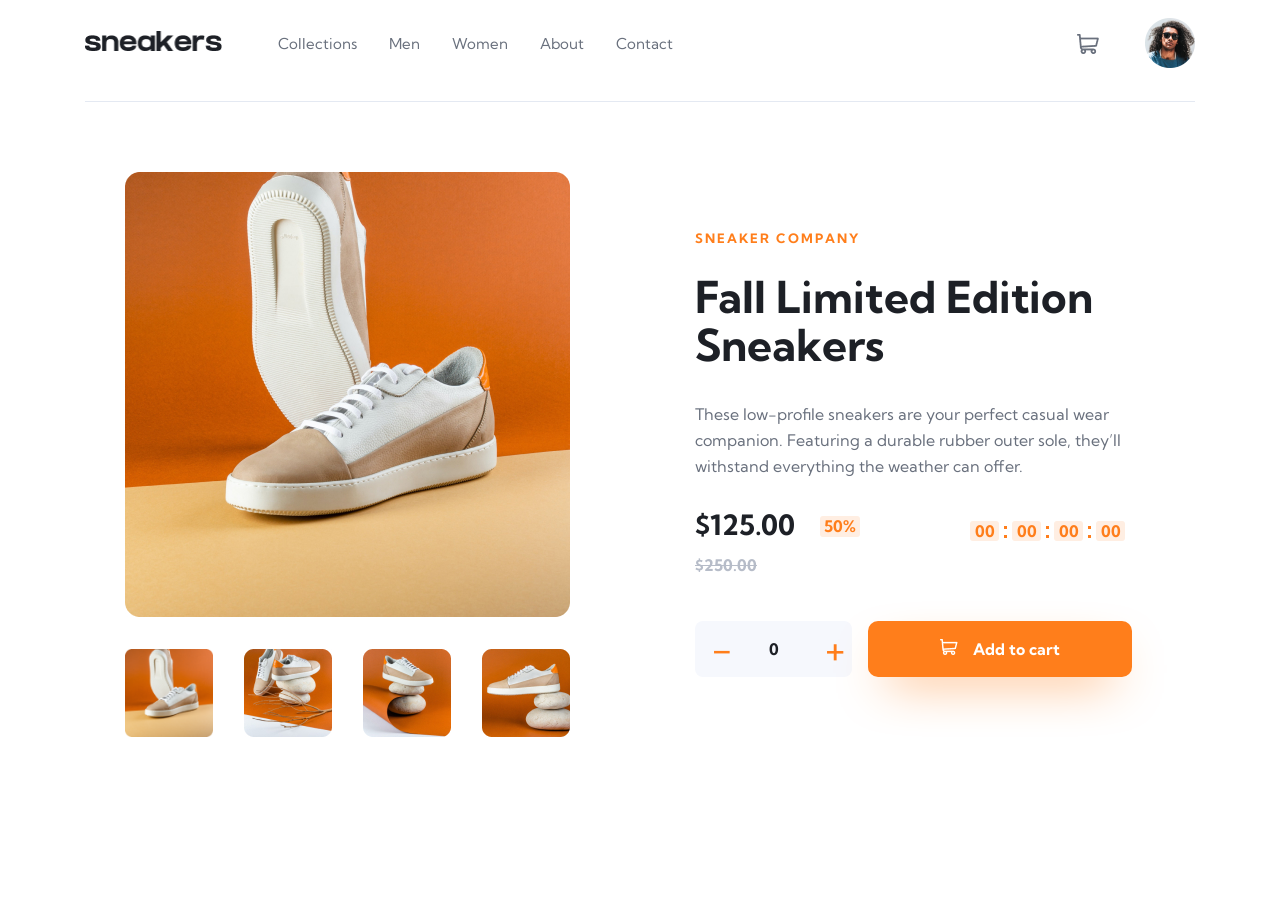
<file: index.html>
<!DOCTYPE html>
<html lang="en">
<head>
    <meta charset="UTF-8">
    <meta http-equiv="X-UA-Compatible" content="IE=edge">
    <meta name="viewport" content="width=device-width, initial-scale=1.0">
    <title>Document</title>
    <link rel="stylesheet" href="css/style.css">
</head>
<body>


    <header>
        <div class="container">
            <nav>
                <div class="left_nav">
                    <div class="burger" id="kk"><img src="img/burger_img.png" alt=""></div>
                    <div class="logo"><img src="img/logo.png" alt=""></div>
                    <ul>
                        <li>Collections</li>
                        <li>Men</li>
                        <li>Women</li>
                        <li>About</li> 
                        <li>Contact</li>
                    </ul>
                </div>
                <div class="right_nav">
                    <div class="market"  id="online_shop">
                        <img src="img/bag.png" alt="">
                        <div class="count_shoos_sum  show_hidden"></div>
                    </div>
                    <div class="man_img"><img src="img/man.png" alt=""></div>
                </div>
                
            </nav>
        </div>
    </header>

    <main>
        <div class="img_block">
            <div class="boots  activite"><img src="img/boots.jpg" alt="boots"></div>
            <div class="boots full"><img src="img/big_two.png" alt="boots"></div>
            <div class="boots full"><img src="img/big_three.png" alt="boots"></div>
            <div class="boots full"><img src="img/big_four.png" alt="boots"></div>
            <div class="boots_img">
                <div class="shoes"><img src="img/first_boots.png" alt="boots"></div>
                <div class="shoes"><img src="img/boots_two.jpg" alt="boots"></div>
                <div class="shoes"><img src="img/boots_three.jpg" alt="boots"></div>
                <div class="shoes"><img src="img/boots_four.jpg" alt="boots"></div>
            </div>
        </div>

        <div class="slider__modal hidden ">
                    <div class="close-btn">
                        <img src="img/slide_delet_white.svg" alt="close btn">
                    </div>
                    <div class="slider">
                        <div class='slide-prev'><img src="img/tab_left.png" alt="icon"></div>
                        <div class="slider__img">
                            <div class="slider-inner">
                                <div class="slide"><img src="img/slider_img_2.png" alt="img"></div>
                                <div class="slide"><img src="img/slider_img_2.png" alt="img"></div>
                                <div class="slide"><img src="img/slider_img_2.png" alt="img"></div>
                                <div class="slide"><img src="img/slider_img_2.png" alt="img"></div>
                            </div>
                        </div>
                        <div class='slide-next'><img src="img/tab_right.png" alt="icon"></div>
                    </div>
                    <div id='slide-parent' class='modal-img'>
                        <img class='slide-link' src="img/slider_tab_1.png" alt="snek-img1">
                        <img class='slide-link' src="img/slider_tab_1.png" alt="snek-img2">
                        <img class='slide-link' src="img/slider_tab_1.png" alt="snek-img3">
                        <img class='slide-link' src="img/slider_tab_1.png" alt="snek-img4">
                    </div>
                </div>



                <!-- <div class="mobile">
                    <div class='slide-prev-mobile'><img src="img/tab_left.png" alt="icon"></div>
                    <div class="slider-mobile">
                        <div class="slide"><img src="img/slider_img_2.png" alt="img"></div>
                        <div class="slide"><img src="img/slider_img_2.png" alt="img"></div>
                        <div class="slide"><img src="img/slider_img_2.png" alt="img"></div>
                        <div class="slide"><img src="img/slider_img_2.png" alt="img"></div>
                    </div>
                    <div class='slide-next-mobile'><img src="img/tab_right.png" alt="icon"></div>
                </div> -->


        <div class="text_block">
            <div class="comp_name">Sneaker Company</div>
            <h1>Fall Limited Edition Sneakers</h1>
            <p>These low-profile sneakers are your perfect casual wear companion. Featuring a durable rubber outer sole, they’ll withstand everything the weather can offer.</p>

            <div class="parent">
                <div class="time_sena">
                    <div class="product_sena">
                        <div class="discount">
                            <div class="sena">$125.00</div>
                            <div class="parcent">50%</div>
                        </div>

                        <div class="spam">$250.00</div>
                    </div>

                    <div class="time">
                        <div class="day full_time"></div>
                        <span>
                            <div class="top"></div>
                            <div class="bottom"></div>
                        </span>
                        <div class="hour full_time"></div>
                        <span>
                            <div class="top"></div>
                            <div class="bottom"></div>
                        </span>
                        <div class="minut full_time"></div>
                        <span>
                            <div class="top"></div>
                            <div class="bottom"></div>
                        </span>
                        <div class="secunt full_time"></div>
                    </div>
                </div>

                <div class="add_to_card">
                    <div class="count">
                        <div class="dec cursor">-</div>
                        <div class="sum ">0</div>
                        <div class="enc cursor">+</div>
                    </div>
                    <div class="add_inform">
                        <div><img src="img/shop.png" alt="shop"></div>
                        <div class="p">Add to cart</div>
                    </div>
                </div>
            </div>

        </div>
    </main>

    <section class="modal hidden">
        <!-- <button class="delet"><img src="img/delet_s" alt=""></button> -->
        <img class="delet" src="img/delet_svg.svg" alt="delet">
        <ul>
            <li>Collections</li>
            <li>Men</li>
            <li>Women</li>
            <li>About</li>
            <li>Contact</li>
        </ul>
    </section>

    <section class="card hidden">
        <div class="text_card">Card</div>
        <div class="hr"></div>
        <div class="card_active card_hidden_delet ee">
            <div class="into_card lll">
                <div class="small_img"><img src="img/small_img_card.png" alt="small_img"></div>
                <div class="full_count">
                    <p>Fall Limited Edition Sneakers</p>
                    <div class="full_boots_price">
                        <div class="boots_sell">$125.00 x</div>
                        <div class="boots_price"></div>
                    </div>
                </div>
                <div class="delete"><img src="img/delet_img.png" alt="delet"></div>
            </div>
            <div class="checkout">Checkout</div>
        </div>


        <div class="sell jjj">
            <p>Your card is empty</p>
        </div>
    </section>


    <!-- <section class="slider_block">
        <div class="tab_left"><img src="img/tab_left.png" alt="tab"></div>
        <div class="slider_parent">
            <div class="slider_inner">
                <div class="slider active "><img src="img/slider_img_2.png" alt="shoos"></div>
                <div class="slider"><img src="img/slider_img_2.png" alt="shoos"></div>
                <div class="slider"><img src="img/slider_img_2.png" alt="shoos"></div>
            </div>
        </div>
        <div class="tab_right"><img src="img/tab_right.png" alt="tab"></div>

        
    </section> -->

     <!-- <div class="mobile">
                    <div class='slide-prev-mobile'><img src="img/tab_left.png" alt="icon"></div>
                    <div class="slider-mobile">
                        <div class="slide"><img src="img/slider_img_2.png" alt="img"></div>
                        <div class="slide"><img src="img/slider_img_2.png" alt="img"></div>
                        <div class="slide"><img src="img/slider_img_2.png" alt="img"></div>
                        <div class="slide"><img src="img/slider_img_2.png" alt="img"></div>
                    </div>
                    <div class='slide-next-mobile'><img src="img/tab_right.png" alt="icon"></div>
                </div> -->

    <div class="other hidden" id="remove"></div>
    <div class="overly hidden"></div>

    <script src="/js/app.js"></script>
    
</body>
</html>
</file>
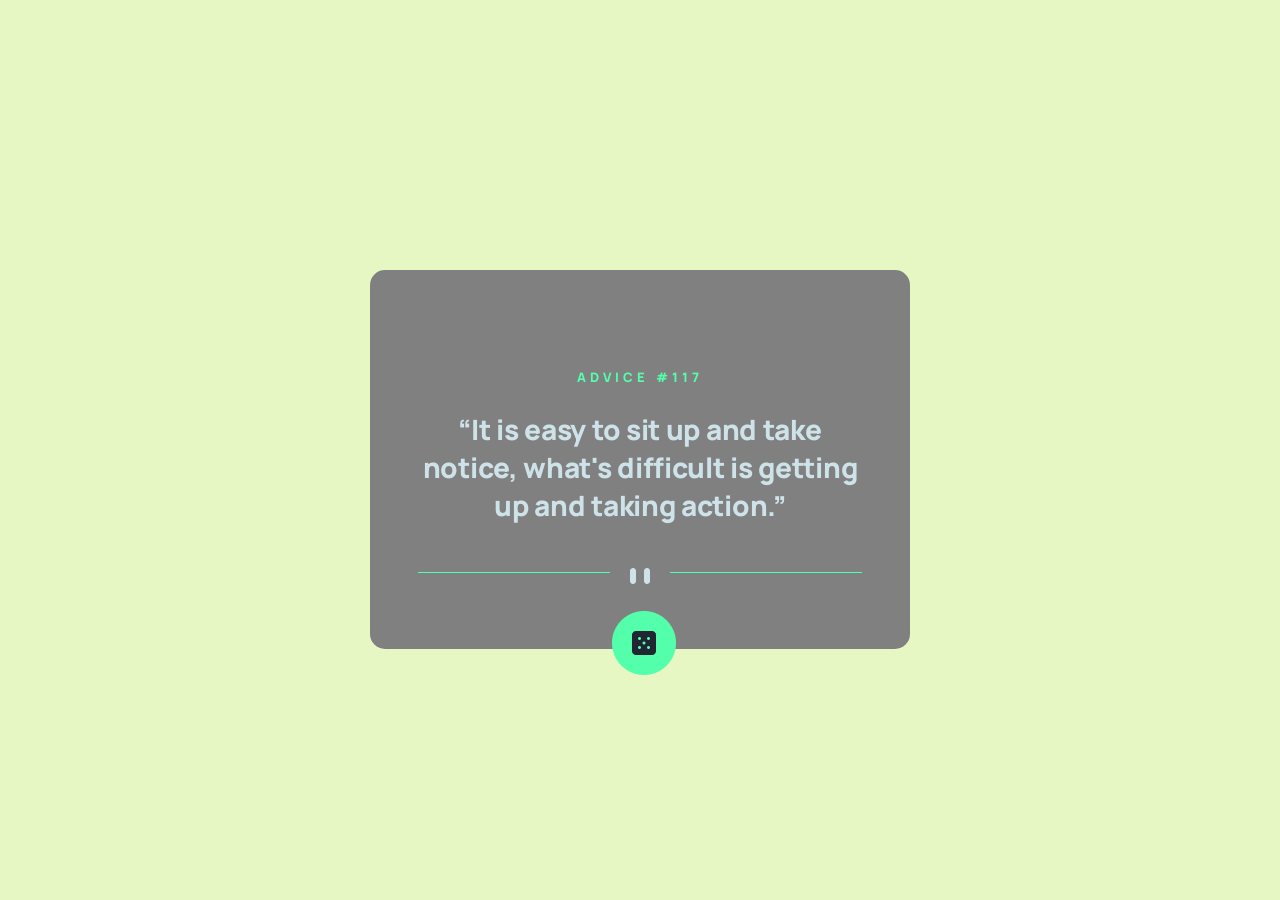
<file: js/JSON.js/index.html>
<!DOCTYPE html>
<html lang="en">
<head>
    <meta charset="UTF-8">
    <meta http-equiv="X-UA-Compatible" content="IE=edge">
    <meta name="viewport" content="width=device-width, initial-scale=1.0">
    <title>Document</title>
    <link rel="stylesheet" href="css/style.css">
</head>
<body>
    
    <section>
        <div class="num" id="title">ADVICE #117</div>
        <p id="text">“It is easy to sit up and take notice, what's difficult is getting up and taking action.”</p>
        <div class="jkbottom">
            <div class="block">
                <div class="left"></div>
                <div class="between_img"><img src="img/both.png" alt="both"></div>
                <div class="right"></div>
            </div>
            <div class="bottom_img"><img src="img/link.png" alt="link"></div>
        </div>
    </section>

    <script src="/js/app.js"></script>
</body>
</html>
</file>
<file: css/style.css>
@import url("https://fonts.googleapis.com/css2?family=Barlow+Condensed&family=Bellefair&family=Caveat:wght@700&family=DM+Sans:wght@400;500;700&family=Epilogue:wght@500;700&family=Fuzzy+Bubbles:wght@400;700&family=Inter:wght@300;500;700&family=Kumbh+Sans:wght@400;700&family=Noto+Sans:wght@400;600&family=Overpass:wght@400;700&family=Pacifico&family=Plus+Jakarta+Sans:wght@500;700&family=Poppins:ital,wght@0,400;0,700;1,400;1,500;1,600&family=Red+Hat+Display:wght@500;900&family=Red+Hat+Text:wght@400;700&family=Roboto:wght@700&family=Silkscreen&family=Space+Mono:wght@400;700&display=swap");
* {
  margin: 0;
  padding: 0;
  -webkit-box-sizing: border-box;
          box-sizing: border-box;
  list-style: none;
}

body {
  font-family: "Kumbh Sans";
  margin-right: 0px;
}
body header .container {
  max-width: 1110px;
  margin: 0 auto;
}
body header .container nav {
  display: -webkit-box;
  display: -ms-flexbox;
  display: flex;
  -webkit-box-pack: justify;
      -ms-flex-pack: justify;
          justify-content: space-between;
  text-align: center;
  margin-top: 31px;
  margin-bottom: 20px;
  border-bottom: 1px solid #E4E9F2;
}
body header .container nav .left_nav {
  display: -webkit-box;
  display: -ms-flexbox;
  display: flex;
}
body header .container nav .left_nav .burger img {
  display: none;
}
body header .container nav .left_nav .logo img {
  width: 137px;
  height: 20px;
  margin-right: 56px;
}
body header .container nav .left_nav ul {
  display: -webkit-box;
  display: -ms-flexbox;
  display: flex;
  gap: 32px;
  height: 70px;
}
body header .container nav .left_nav ul li {
  font-style: normal;
  font-weight: 400;
  font-size: 15px;
  line-height: 26px;
  color: #69707D;
}
body header .container nav .left_nav ul li:hover {
  border-bottom: 4px solid red;
  cursor: pointer;
}
body header .container nav .right_nav {
  display: -webkit-box;
  display: -ms-flexbox;
  display: flex;
  -webkit-column-gap: 46px;
     -moz-column-gap: 46px;
          column-gap: 46px;
}
body header .container nav .right_nav .market {
  cursor: pointer;
  position: relative;
  margin-top: 3px;
}
body header .container nav .right_nav .market .count_shoos_sum {
  display: -webkit-box;
  display: -ms-flexbox;
  display: flex;
  -webkit-box-pack: center;
      -ms-flex-pack: center;
          justify-content: center;
  -webkit-box-align: center;
      -ms-flex-align: center;
          align-items: center;
  width: 19px;
  height: 13px;
  background: #FF7E1B;
  border-radius: 6.5px;
  position: absolute;
  top: -7px;
  left: 12px;
  font-style: normal;
  font-weight: 700;
  font-size: 10px;
  color: #FFFFFF;
}
body header .container nav .right_nav .market .show_hidden {
  display: none;
}
body header .container nav .right_nav .man_img {
  width: 50px;
  height: 50px;
  border-radius: 50%;
  cursor: pointer;
  margin-top: -13px;
}
body header .container nav .right_nav .man_img img {
  width: 100%;
  height: 100%;
}
body header .container nav .right_nav .man_img:hover {
  border: 2px solid #FF7E1B;
}

main {
  display: -webkit-box;
  display: -ms-flexbox;
  display: flex;
  -webkit-box-pack: justify;
      -ms-flex-pack: justify;
          justify-content: space-between;
  gap: 125px;
  max-width: 1110px;
  margin: 0 auto;
  padding: 50px 40px;
}
main .img_block .boots {
  width: 445px;
  height: 445px;
  margin-bottom: 32px;
  display: none;
}
main .img_block .full img {
  width: 100%;
  height: 100%;
}
main .img_block .boots_img {
  display: -webkit-box;
  display: -ms-flexbox;
  display: flex;
  -webkit-box-pack: justify;
      -ms-flex-pack: justify;
          justify-content: space-between;
}
main .img_block .boots_img .shoes {
  width: 88px;
  height: 88px;
  cursor: pointer;
}
main .img_block .boots_img .shoes img {
  width: 100%;
  height: 100%;
}
main .img_block .boots_img .shoes:hover {
  opacity: 0.5;
}
main .img_block .activite {
  display: block;
}
main .text_block {
  margin-top: 58px;
}
main .text_block .comp_name {
  font-style: normal;
  font-weight: 700;
  font-size: 13px;
  letter-spacing: 2px;
  text-transform: uppercase;
  color: #FF7E1B;
  margin-bottom: 27px;
}
main .text_block h1 {
  font-style: normal;
  font-weight: 700;
  font-size: 44px;
  line-height: 48px;
  color: #1D2026;
  margin-bottom: 32px;
}
main .text_block p {
  font-style: normal;
  font-weight: 400;
  font-size: 16px;
  line-height: 26px;
  color: #69707D;
  margin-bottom: 28px;
}
main .text_block .time_sena {
  display: -webkit-box;
  display: -ms-flexbox;
  display: flex;
  -webkit-box-pack: justify;
      -ms-flex-pack: justify;
          justify-content: space-between;
  padding-right: 30px;
}
main .text_block .time_sena .product_sena .discount {
  display: -webkit-box;
  display: -ms-flexbox;
  display: flex;
}
main .text_block .time_sena .product_sena .discount .sena {
  font-family: "Kumbh Sans";
  font-style: normal;
  font-weight: 700;
  font-size: 28px;
  line-height: 35px;
  color: #1D2026;
  margin-right: 25px;
  margin-bottom: 10px;
}
main .text_block .time_sena .product_sena .discount .parcent {
  font-style: normal;
  font-weight: 700;
  font-size: 16px;
  line-height: 20px;
  color: #FF7E1B;
  background: #FFEEE2;
  margin-top: 9px;
  width: 40px;
  height: 21px;
  border-radius: 3px;
  text-align: center;
}
main .text_block .time_sena .product_sena .spam {
  font-style: normal;
  font-weight: 700;
  font-size: 16px;
  line-height: 26px;
  -webkit-text-decoration-line: line-through;
          text-decoration-line: line-through;
  color: #B6BCC8;
  margin-bottom: 36px;
}
main .text_block .time_sena .time {
  display: -webkit-box;
  display: -ms-flexbox;
  display: flex;
  display: flex;
  color: #FF7E1B;
  -webkit-box-pack: center;
      -ms-flex-pack: center;
          justify-content: center;
  margin-top: 14px;
  margin-bottom: 80px;
  gap: 5px;
}
main .text_block .time_sena .time span {
  margin-top: 5px;
}
main .text_block .time_sena .time span .top {
  width: 3px;
  height: 3px;
  background: #FF7E1B;
}
main .text_block .time_sena .time span .bottom {
  width: 3px;
  height: 3px;
  background: #FF7E1B;
  margin-top: 6px;
}
main .text_block .time_sena .time .full_time {
  display: -webkit-box;
  display: -ms-flexbox;
  display: flex;
  -webkit-box-pack: center;
      -ms-flex-pack: center;
          justify-content: center;
  -webkit-box-align: center;
      -ms-flex-align: center;
          align-items: center;
  width: 29px;
  height: 20px;
  background: #FFEEE2;
  padding: 2px 8px 2px 8px;
  border-radius: 3px;
  font-weight: 700;
  font-size: 16px;
}
main .text_block .add_to_card {
  display: -webkit-box;
  display: -ms-flexbox;
  display: flex;
  gap: 16px;
}
main .text_block .add_to_card .count {
  width: 157px;
  height: 56px;
  display: -webkit-box;
  display: -ms-flexbox;
  display: flex;
  -webkit-box-pack: center;
      -ms-flex-pack: center;
          justify-content: center;
  -webkit-box-align: center;
      -ms-flex-align: center;
          align-items: center;
  gap: 45px;
  background: #F6F8FD;
  border-radius: 8px;
}
main .text_block .add_to_card .count .sum {
  color: #1D2026;
  font-style: normal;
  font-weight: 700;
  font-size: 16px;
}
main .text_block .add_to_card .count .cursor {
  cursor: pointer;
  width: 13px;
  height: 13px;
  color: #FF7E1B;
  font-size: 40px;
  text-align: center;
  margin-top: -40px;
}
main .text_block .add_to_card .add_inform {
  height: 56px;
  display: -webkit-box;
  display: -ms-flexbox;
  display: flex;
  -webkit-box-pack: center;
      -ms-flex-pack: center;
          justify-content: center;
  -webkit-box-align: center;
      -ms-flex-align: center;
          align-items: center;
  text-align: center;
  padding: 22px 72px;
  gap: 15px;
  background: #FF7E1B;
  -webkit-box-shadow: 0px 20px 50px -20px #FF7E1B;
          box-shadow: 0px 20px 50px -20px #FF7E1B;
  border-radius: 10px;
  cursor: pointer;
}
main .text_block .add_to_card .add_inform:hover {
  background: #FFAB6A;
}
main .text_block .add_to_card .add_inform .p {
  font-style: normal;
  font-weight: 700;
  font-size: 16px;
  color: #fff;
}

.modal {
  position: fixed;
  top: 0;
  left: 0;
  background: #fff;
  width: 250px;
  height: 900px;
  padding: 25px 25px;
  border: 0;
}
.modal .delet {
  margin-bottom: 53px;
}
.modal ul {
  display: -webkit-box;
  display: -ms-flexbox;
  display: flex;
  -webkit-box-orient: vertical;
  -webkit-box-direction: normal;
      -ms-flex-direction: column;
          flex-direction: column;
  gap: 20px;
}
.modal ul li {
  font-style: normal;
  font-weight: 700;
  font-size: 18px;
  line-height: 26px;
  color: #1D2026;
}

.hidden {
  display: none;
}

.card {
  width: 360px;
  height: 256px;
  background: #fff;
  -webkit-box-shadow: 0px 20px 50px -20px rgba(29, 32, 38, 0.503143);
          box-shadow: 0px 20px 50px -20px rgba(29, 32, 38, 0.503143);
  border-radius: 10px;
  position: fixed;
  top: 10%;
  right: 10%;
}
.card .text_card {
  color: #1D2026;
  font-weight: 700;
  font-size: 16px;
  padding: 24px 24px;
}
.card .hr {
  width: 100%;
  height: 1px;
  background: #E4E9F2;
}
.card .card_active {
  padding: 25px 24px;
}
.card .card_active .into_card {
  display: -webkit-box;
  display: -ms-flexbox;
  display: flex;
  margin-bottom: 24px;
  gap: 15px;
}
.card .card_active .into_card .full_count p {
  font-style: normal;
  font-weight: 400;
  font-size: 16px;
  line-height: 26px;
  color: #1c4ca5;
}
.card .card_active .into_card .full_count .full_boots_price {
  display: -webkit-box;
  display: -ms-flexbox;
  display: flex;
  gap: 3px;
}
.card .card_active .into_card .full_count .full_boots_price .boots_sell {
  font-style: normal;
  font-weight: 400;
  font-size: 16px;
  color: #69707D;
}
.card .card_active .into_card .full_count .full_boots_price .boots_price {
  font-style: normal;
  font-weight: 700;
  font-size: 16px;
  color: #1D2026;
}
.card .card_active .delete {
  margin-top: 15px;
}
.card .checkout {
  display: -webkit-box;
  display: -ms-flexbox;
  display: flex;
  -webkit-box-pack: center;
      -ms-flex-pack: center;
          justify-content: center;
  -webkit-box-align: center;
      -ms-flex-align: center;
          align-items: center;
  width: 312px;
  height: 56px;
  font-style: normal;
  font-weight: 700;
  font-size: 16px;
  color: #FFFFFF;
  background: #FF7E1B;
  border-radius: 10px;
  text-align: center;
}
.card .sell {
  margin-top: 77px;
  display: none;
}
.card .sell p {
  font-style: normal;
  font-weight: 700;
  font-size: 16px;
  text-align: center;
  color: #69707D;
}
.card .jjj {
  display: block;
}

.hidden {
  display: none;
}

.count_shoos_sum {
  display: -webkit-box;
  display: -ms-flexbox;
  display: flex;
  -webkit-box-pack: center;
      -ms-flex-pack: center;
          justify-content: center;
  -webkit-box-align: center;
      -ms-flex-align: center;
          align-items: center;
  width: 19px;
  height: 13px;
  background: #FF7E1B;
  border-radius: 6.5px;
  position: absolute;
  top: 23px;
  left: 83%;
  font-style: normal;
  font-weight: 700;
  font-size: 10px;
  color: #FFFFFF;
}

.show_hidden {
  display: none;
}

.slider__modal {
  position: absolute;
  width: 550px;
  height: -webkit-max-content;
  height: -moz-max-content;
  height: max-content;
  z-index: 9999;
}
.slider__modal .close-btn {
  height: 44px;
  width: 100%;
  display: -webkit-box;
  display: -ms-flexbox;
  display: flex;
  -webkit-box-pack: end;
      -ms-flex-pack: end;
          justify-content: flex-end;
  -webkit-box-align: start;
      -ms-flex-align: start;
          align-items: flex-start;
  margin-left: 275px;
}
.slider__modal .close-btn:hover {
  cursor: pointer;
}
.slider__modal .slider {
  width: 1110px;
  height: 550px;
  display: -webkit-box;
  display: -ms-flexbox;
  display: flex;
  -webkit-box-align: center;
      -ms-flex-align: center;
          align-items: center;
  -webkit-box-pack: center;
      -ms-flex-pack: center;
          justify-content: center;
}
.slider__modal .slider .slide-prev, .slider__modal .slider .slide-next {
  cursor: pointer;
  width: 56px;
  height: 56px;
  background-color: #fff;
  border-radius: 50%;
  display: -webkit-box;
  display: -ms-flexbox;
  display: flex;
  -webkit-box-align: center;
      -ms-flex-align: center;
          align-items: center;
  -webkit-box-pack: center;
      -ms-flex-pack: center;
          justify-content: center;
}
.slider__modal .slider .slider__img {
  display: -webkit-box;
  display: -ms-flexbox;
  display: flex;
  width: 550px;
  height: 100%;
  overflow: hidden;
}
.slider__modal .slider .slider__img .slider-inner {
  display: -webkit-box;
  display: -ms-flexbox;
  display: flex;
  width: -webkit-max-content;
  width: -moz-max-content;
  width: max-content;
  -webkit-transition: 0.5s;
  transition: 0.5s;
}
.slider__modal .slider .slider__img .slider-inner .slide {
  width: 550px;
  height: 550px;
}
.slider__modal .slider .slider__img .slider-inner .slide img {
  width: 550px;
  height: 550px;
  border-radius: 10px;
}
.slider__modal .modal-img {
  width: 1110px;
  display: -webkit-box;
  display: -ms-flexbox;
  display: flex;
  -webkit-box-pack: center;
      -ms-flex-pack: center;
          justify-content: center;
  margin-top: 40px;
  -webkit-column-gap: 31px;
     -moz-column-gap: 31px;
          column-gap: 31px;
}
.slider__modal .modal-img img {
  width: 88px;
  height: 88px;
}
.slider__modal .modal-img img:hover {
  opacity: 0.4;
}

.slider__modal {
  position: absolute;
  width: 950px;
  height: -webkit-max-content;
  height: -moz-max-content;
  height: max-content;
  z-index: 9999;
  top: 90px;
}
.slider__modal .close-btn {
  height: 44px;
  width: 100%;
  display: -webkit-box;
  display: -ms-flexbox;
  display: flex;
  -webkit-box-pack: end;
      -ms-flex-pack: end;
          justify-content: flex-end;
  -webkit-box-align: start;
      -ms-flex-align: start;
          align-items: flex-start;
  margin-left: -125px;
}
.slider__modal:hover {
  color: red;
}
.slider__modal .close-btn:hover {
  cursor: pointer;
}
.slider__modal .slider {
  width: 1110px;
  height: 550px;
  display: -webkit-box;
  display: -ms-flexbox;
  display: flex;
  -webkit-box-align: center;
      -ms-flex-align: center;
          align-items: center;
  -webkit-box-pack: center;
      -ms-flex-pack: center;
          justify-content: center;
}
.slider__modal .slider .slide-prev, .slider__modal .slider .slide-next {
  cursor: pointer;
  width: 56px;
  height: 56px;
  background-color: #fff;
  border-radius: 50%;
  display: -webkit-box;
  display: -ms-flexbox;
  display: flex;
  -webkit-box-align: center;
      -ms-flex-align: center;
          align-items: center;
  -webkit-box-pack: center;
      -ms-flex-pack: center;
          justify-content: center;
  z-index: 9999;
}
.slider__modal .slider .slider__img {
  display: -webkit-box;
  display: -ms-flexbox;
  display: flex;
  width: 550px;
  height: 100%;
  overflow: hidden;
}
.slider__modal .slider .slider__img .slider-inner {
  display: -webkit-box;
  display: -ms-flexbox;
  display: flex;
  width: -webkit-max-content;
  width: -moz-max-content;
  width: max-content;
  -webkit-transition: 0.5s;
  transition: 0.5s;
}
.slider__modal .slider .slider__img .slider-inner .slide {
  width: 550px;
  height: 550px;
}
.slider__modal .slider .slider__img .slider-inner .slide img {
  width: 550px;
  height: 550px;
  border-radius: 10px;
}
.slider__modal .modal-img {
  width: 1110px;
  display: -webkit-box;
  display: -ms-flexbox;
  display: flex;
  -webkit-box-pack: center;
      -ms-flex-pack: center;
          justify-content: center;
  margin-top: 40px;
  -webkit-column-gap: 31px;
     -moz-column-gap: 31px;
          column-gap: 31px;
}
.slider__modal .modal-img img {
  width: 88px;
  height: 88px;
}
.slider__modal .modal-img img:hover {
  opacity: 0.4;
}

.overly {
  position: fixed;
  top: 0;
  bottom: 0;
  left: 0;
  width: 100%;
  background: #000000;
  opacity: 0.75;
}/*# sourceMappingURL=style.css.map */
</file>
<file: js/JSON.js/css/style.css>
@import url('https://fonts.googleapis.com/css2?family=Barlow+Condensed&family=Bellefair&family=Caveat:wght@700&family=DM+Sans:wght@400;500;700&family=Epilogue:wght@500;700&family=Fuzzy+Bubbles:wght@400;700&family=Inter:wght@300;500;700&family=Kumbh+Sans:wght@400;700&family=Manrope:wght@800&family=Noto+Sans:wght@400;600&family=Overpass:wght@400;700&family=Pacifico&family=Plus+Jakarta+Sans:wght@500;700&family=Poppins:ital,wght@0,400;0,700;1,400;1,500;1,600&family=Red+Hat+Display:wght@500;900&family=Red+Hat+Text:wght@400;700&family=Roboto:wght@700&family=Silkscreen&family=Space+Mono:wght@400;700&display=swap');

*{
    margin: 0;
    padding: 0;
    box-sizing: border-box;
}

body{
    font-family: 'Manrope';
    display: flex;
    justify-content: center;
    align-items: center;
    background: rgb(230, 247, 196);
}

section{
    width: 540px;
    background: grey;
    border-radius: 15px;
    padding: 50px 48px;
    position: fixed;
    top: 30%;
}

.num{
    text-align: center;
    margin-top: 48px;
    margin-bottom: 24px;
    font-weight: 800;
    font-size: 13px;
    line-height: 18px;
    text-align: center;
    letter-spacing: 4.08571px;
    color: #53FFAA;
}

p{

    margin-bottom: 48px;
    font-weight: 800;
    font-size: 28px;
    line-height: 38px;
    text-align: center;
    letter-spacing: -0.3px;
    color: #CEE3E9;

}

.bottom{
    display: flex;
    flex-direction: column;
    justify-content: space-between;
    gap: 20px;

}

.block{
    display: flex;
    margin-bottom: 10px;

}

.left{
    background: #53FFAA;
    width: 220px;
    height: 1px;
    margin-right: 20px;
}

.right{
    background: #53FFAA;
    width: 220px;
    height: 1px;
    margin-left: 20px;
}

.between_img{
    margin-top: -5px;
}

.bottom_img{
    position: absolute;
    margin: 0 auto;
    padding-top: 12px;
    margin-left: 36%;
}
</file>
